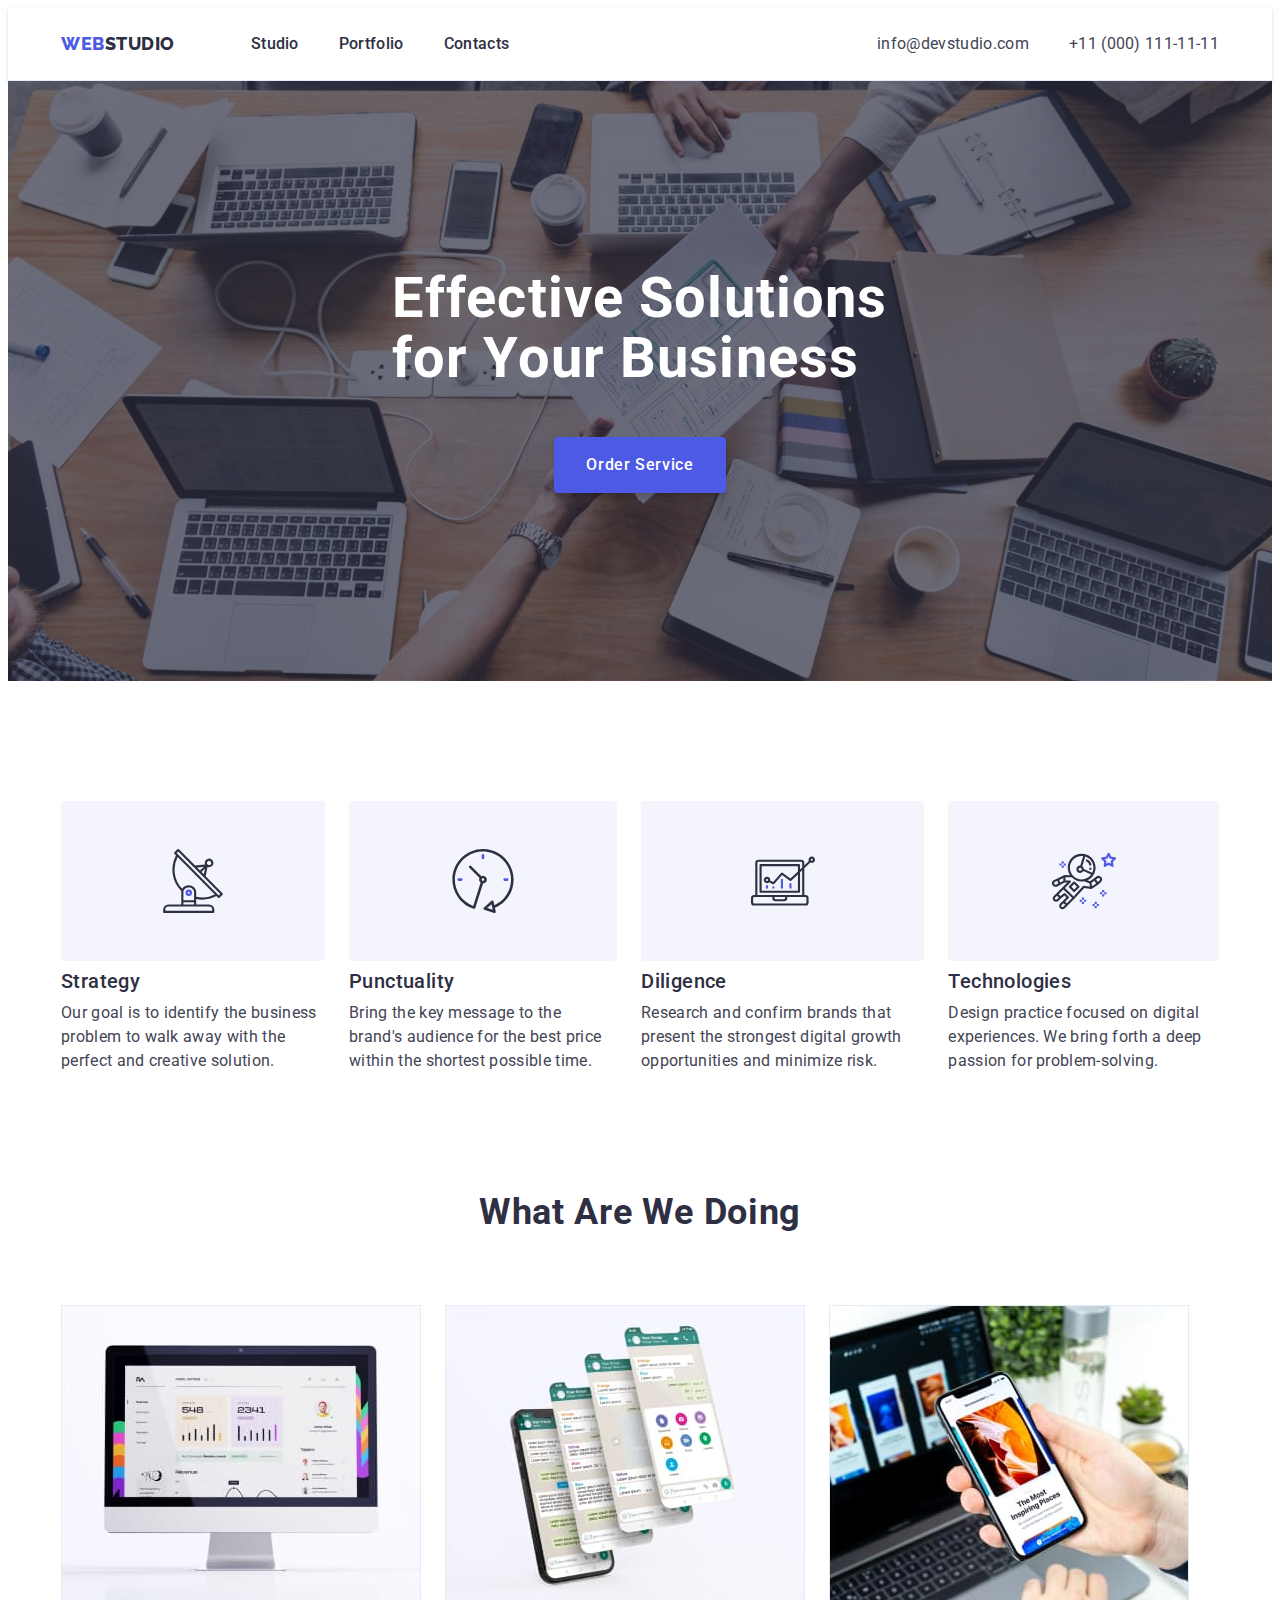
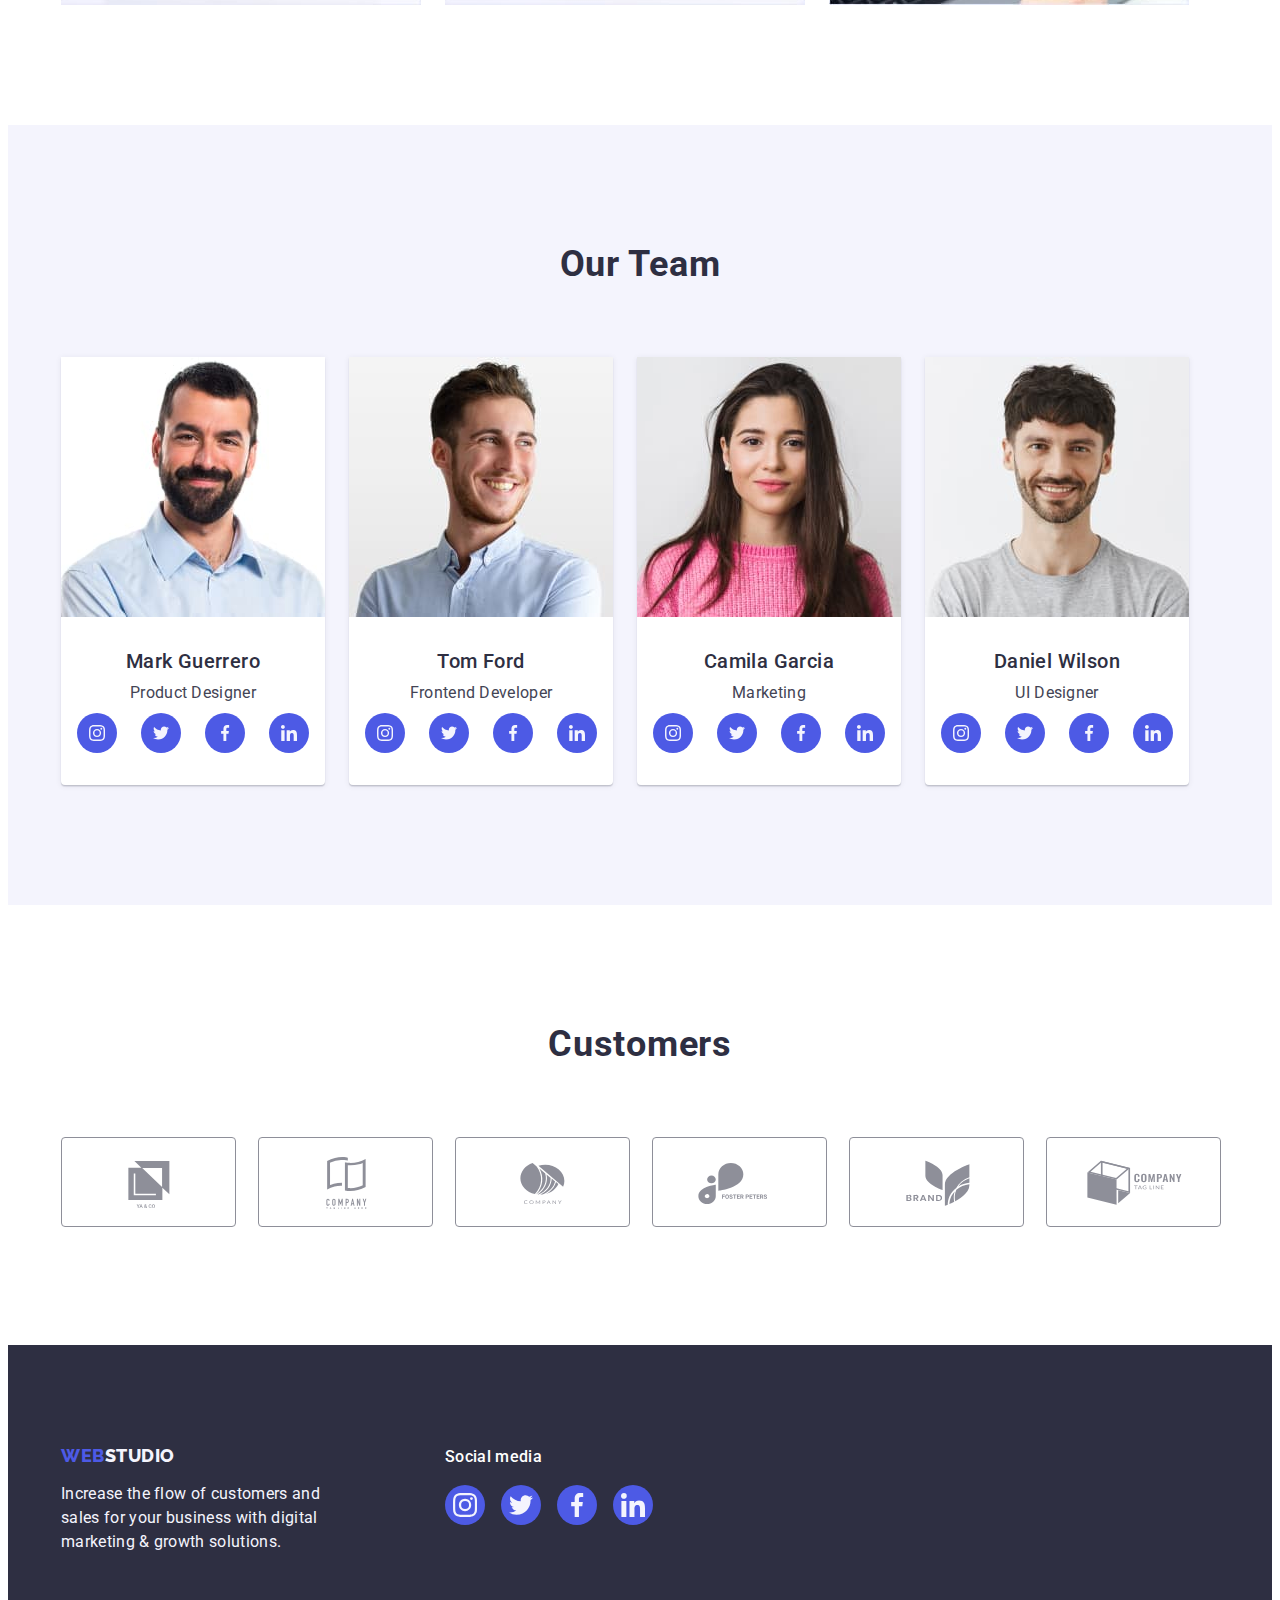
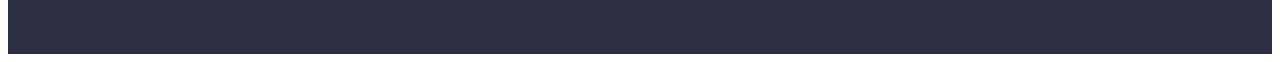
<file: index.html>
<!DOCTYPE html>
<html lang="en">
  <head>
    <meta charset="UTF-8" />
    <meta http-equiv="X-UA-Compatible" content="IE=edge" />
    <meta name="viewport" content="width=device-width, initial-scale=1.0" />
    <title>Web Studio</title>
    <link rel="preconnect" href="https://fonts.googleapis.com" />
    <link rel="preconnect" href="https://fonts.gstatic.com" crossorigin />
    <link
      href="https://fonts.googleapis.com/css2?family=Raleway:wght@800&family=Roboto:wght@400;500;700;900&display=swap"
      rel="stylesheet"
    />
    <link
      rel="stylesheet"
      href="https://cdnjs.cloudflare.com/ajax/libs/modern-normalize/2.0.0/modern-normalize.min.css"
      integrity="sha512-4xo8blKMVCiXpTaLzQSLSw3KFOVPWhm/TRtuPVc4WG6kUgjH6J03IBuG7JZPkcWMxJ5huwaBpOpnwYElP/m6wg=="
      crossorigin="anonymous"
      referrerpolicy="no-referrer"
    />
    <link rel="stylesheet" href="./css/style.css" />
  </head>
  <body>
    <header class="header">
      <div class="container wrapper space">
        <nav class="menu-nav">
          <a class="header_logo logo link" href="./index.html"
            >Web<span class="header_decor-logo">Studio</span></a
          >
          <ul class="menu list wrapper">
            <li><a class="menu_link link" href="./index.html">Studio</a></li>
            <li>
              <a class="menu_link link" href="./portfolio.html">Portfolio</a>
            </li>
            <li><a class="menu_link link" href="">Contacts</a></li>
          </ul>
        </nav>
        <address class="contacts">
          <ul class="list wrapper contacts-list">
            <li>
              <a class="contacts_link link" href="mailto:info@devstudio.com"
                >info@devstudio.com</a
              >
            </li>
            <li>
              <a class="contacts_link link" href="tel:+110001111111"
                >+11 (000) 111-11-11</a
              >
            </li>
          </ul>
        </address>
      </div>
    </header>
    <main>
      <section class="hero">
        <div class="container">
          <h1 class="hero_title">Effective Solutions for Your Business</h1>
          <button class="hero_btn" type="button">Order Service</button>
        </div>
      </section>
      <section class="advatages">
        <div class="container">
          <h2 hidden class="title">Advatages</h2>
          <ul class="advatages_list list wrapper">
            <li class="advatages_item">
              <div class="advatages_image">
                <svg width="64" height="64" class="advatages_image-svg">
                  <use href="./images/icons.svg#icon-antenna"></use>
                </svg>
              </div>
              <h3 class="advatages_subtitle subtitle">Strategy</h3>
              <p class="advatages_description">
                Our goal is to identify the business problem to walk away with
                the perfect and creative solution.
              </p>
            </li>
            <li class="advatages_item">
              <div class="advatages_image">
                <svg width="64" height="64" class="advatages_image-svg">
                  <use href="./images/icons.svg#icon-clock"></use>
                </svg>
              </div>
              <h3 class="advatages_subtitle subtitle">Punctuality</h3>
              <p class="advatages_description">
                Bring the key message to the brand's audience for the best price
                within the shortest possible time.
              </p>
            </li>
            <li class="advatages_item">
              <div class="advatages_image">
                <svg width="64" height="64" class="advatages_image-svg">
                  <use href="./images/icons.svg#icon-diagram"></use>
                </svg>
              </div>
              <h3 class="advatages_subtitle subtitle">Diligence</h3>
              <p class="advatages_description">
                Research and confirm brands that present the strongest digital
                growth opportunities and minimize risk.
              </p>
            </li>
            <li class="advatages_item">
              <div class="advatages_image">
                <svg width="64" height="64" class="advatages_image-svg">
                  <use href="./images/icons.svg#icon-astronaut"></use>
                </svg>
              </div>
              <h3 class="advatages_subtitle subtitle">Technologies</h3>
              <p class="advatages_description">
                Design practice focused on digital experiences. We bring forth a
                deep passion for problem-solving.
              </p>
            </li>
          </ul>
        </div>
      </section>
      <section class="our-job">
        <div class="container">
          <h2 class="our-job_title title">What are we doing</h2>
          <ul class="our-job_list list wrapper">
            <li class="our-job_item">
              <img src="./images/img1.jpg" alt="computer" width="360" />
            </li>
            <li class="our-job_item">
              <img src="./images/img2.jpg" alt="app" width="360" />
            </li>
            <li class="our-job_item">
              <img src="./images/img3.jpg" alt="laptop and phone" width="360" />
            </li>
          </ul>
        </div>
      </section>
      <section class="team">
        <div class="container">
          <h2 class="team_title title">Our Team</h2>
          <ul class="team_list list wrapper">
            <li class="team_item">
              <img
                src="./images/team-img1.jpg"
                alt="team person 1"
                width="264"
              />
              <div class="wrap-content">
                <h3 class="team_name subtitle">Mark Guerrero</h3>
                <p class="team_role">Product Designer</p>
                <ul class="team_social list">
                  <li class="team-social-item">
                    <a
                      class="team_social-link social-link link"
                      href="https://www.instagram.com/"
                    >
                      <svg width="16" height="16" class="team_social-icon">
                        <use
                          href="./images/icons.svg#icon-instagram"
                        ></use></svg
                    ></a>
                  </li>
                  <li class="team-social-item">
                    <a
                      class="team_social-link social-link link"
                      href="https://twitter.com/"
                    >
                      <svg width="16" height="16" class="team_social-icon">
                        <use href="./images/icons.svg#icon-twitter"></use></svg
                    ></a>
                  </li>
                  <li class="team-social-item">
                    <a
                      class="team_social-link social-link link"
                      href="https://www.facebook.com/"
                    >
                      <svg width="16" height="16" class="team_social-icon">
                        <use href="./images/icons.svg#icon-facebook"></use>
                      </svg>
                    </a>
                  </li>
                  <li class="team-social-item">
                    <a
                      class="team_social-link social-link link"
                      href="https://www.linkedin.com/"
                    >
                      <svg width="16" height="16" class="team_social-icon">
                        <use href="./images/icons.svg#icon-linkedin"></use></svg
                    ></a>
                  </li>
                </ul>
              </div>
            </li>
            <li class="team_item">
              <img
                src="./images/team-img2.jpg"
                alt="team person 2"
                width="264"
              />
              <div class="wrap-content">
                <h3 class="team_name subtitle">Tom Ford</h3>
                <p class="team_role">Frontend Developer</p>

                <ul class="team_social list">
                  <li class="team-social-item">
                    <a
                      class="team_social-link social-link link"
                      href="https://www.instagram.com/"
                    >
                      <svg width="16" height="16" class="team_social-icon">
                        <use
                          href="./images/icons.svg#icon-instagram"
                        ></use></svg
                    ></a>
                  </li>
                  <li class="team-social-item">
                    <a
                      class="team_social-link social-link link"
                      href="https://twitter.com/"
                    >
                      <svg width="16" height="16" class="team_social-icon">
                        <use href="./images/icons.svg#icon-twitter"></use></svg
                    ></a>
                  </li>
                  <li class="team-social-item">
                    <a
                      class="team_social-link social-link link"
                      href="https://www.facebook.com/"
                    >
                      <svg width="16" height="16" class="team_social-icon">
                        <use href="./images/icons.svg#icon-facebook"></use>
                      </svg>
                    </a>
                  </li>
                  <li class="team-social-item">
                    <a
                      class="team_social-link social-link link"
                      href="https://www.linkedin.com/"
                    >
                      <svg width="16" height="16" class="team_social-icon">
                        <use href="./images/icons.svg#icon-linkedin"></use></svg
                    ></a>
                  </li>
                </ul>
              </div>
            </li>
            <li class="team_item">
              <img
                src="./images/team-img3.jpg"
                alt="team person 3"
                width="264"
              />
              <div class="wrap-content">
                <h3 class="team_name subtitle">Camila Garcia</h3>
                <p class="team_role">Marketing</p>
                <ul class="team_social list">
                  <li class="team-social-item">
                    <a
                      class="team_social-link social-link link"
                      href="https://www.instagram.com/"
                    >
                      <svg width="16" height="16" class="team_social-icon">
                        <use
                          xlink:href="./images/icons.svg#icon-instagram"
                        ></use></svg
                    ></a>
                  </li>
                  <li class="team-social-item">
                    <a
                      class="team_social-link social-link link"
                      href="https://twitter.com/"
                    >
                      <svg width="16" height="16" class="team_social-icon">
                        <use
                          xlink:href="./images/icons.svg#icon-twitter"
                        ></use></svg
                    ></a>
                  </li>
                  <li class="team-social-item">
                    <a
                      class="team_social-link social-link link"
                      href="https://www.facebook.com/"
                    >
                      <svg width="16" height="16" class="team_social-icon">
                        <use
                          xlink:href="./images/icons.svg#icon-facebook"
                        ></use>
                      </svg>
                    </a>
                  </li>
                  <li class="team-social-item">
                    <a
                      class="team_social-link social-link link"
                      href="https://www.linkedin.com/"
                    >
                      <svg width="16" height="16" class="team_social-icon">
                        <use
                          xlink:href="./images/icons.svg#icon-linkedin"
                        ></use></svg
                    ></a>
                  </li>
                </ul>
              </div>
            </li>
            <li class="team_item">
              <img
                src="./images/team-img4.jpg"
                alt="team person 4"
                width="264"
              />
              <div class="wrap-content">
                <h3 class="team_name subtitle">Daniel Wilson</h3>
                <p class="team_role">UI Designer</p>
                <ul class="team_social list">
                  <li class="team-social-item">
                    <a
                      class="team_social-link social-link link"
                      href="https://www.instagram.com/"
                    >
                      <svg width="16" height="16" class="team_social-icon">
                        <use
                          href="./images/icons.svg#icon-instagram"
                        ></use></svg
                    ></a>
                  </li>
                  <li class="team-social-item">
                    <a
                      class="team_social-link social-link link"
                      href="https://twitter.com/"
                    >
                      <svg width="16" height="16" class="team_social-icon">
                        <use href="./images/icons.svg#icon-twitter"></use></svg
                    ></a>
                  </li>
                  <li class="team-social-item">
                    <a
                      class="team_social-link social-link link"
                      href="https://www.facebook.com/"
                    >
                      <svg width="16" height="16" class="team_social-icon">
                        <use href="./images/icons.svg#icon-facebook"></use>
                      </svg>
                    </a>
                  </li>
                  <li class="team-social-item">
                    <a
                      class="team_social-link social-link link"
                      href="https://www.linkedin.com/"
                    >
                      <svg width="16" height="16" class="team_social-icon">
                        <use href="./images/icons.svg#icon-linkedin"></use></svg
                    ></a>
                  </li>
                </ul>
              </div>
            </li>
          </ul>
        </div>
      </section>
      <section class="customers">
        <div class="container">
          <h2 class="customers_title title">Customers</h2>
          <ul class="customers_logo list">
            <li class="customers_logo-item">
              <a class="customers_link link" href="">
                <svg width="104" height="56" class="customers_logo-svg">
                  <use href="./images/icons.svg#icon-logo-ya-co"></use>
                </svg>
              </a>
            </li>
            <li class="customers_logo-item">
              <a class="customers_link link" href="">
                <svg width="104" height="56" class="customers_logo-svg">
                  <use href="./images/icons.svg#icon-logo-company"></use>
                </svg>
              </a>
            </li>
            <li class="customers_logo-item">
              <a class="customers_link link" href="">
                <svg width="104" height="56" class="customers_logo-svg">
                  <use href="./images/icons.svg#icon-logo-second-company"></use>
                </svg>
              </a>
            </li>
            <li class="customers_logo-item">
              <a class="customers_link link" href="">
                <svg width="104" height="56" class="customers_logo-svg">
                  <use href="./images/icons.svg#icon-logo-foster"></use>
                </svg>
              </a>
            </li>
            <li class="customers_logo-item">
              <a class="customers_link link" href="">
                <svg width="104" height="56" class="customers_logo-svg">
                  <use href="./images/icons.svg#icon-logo-brand"></use></svg
              ></a>
            </li>
            <li class="customers_logo-item">
              <a class="customers_link link" href="">
                <svg width="104" height="56" class="customers_logo-svg">
                  <use href="./images/icons.svg#icon-logo-tag-line"></use>
                </svg>
              </a>
            </li>
          </ul>
        </div>
      </section>
    </main>
    <footer class="footer">
      <div class="container wrapper footer-wrapper">
        <div class="footer_content">
          <a class="footer_logo logo link" href="./index.html"
            >Web<span class="logo_decor">Studio</span></a
          >
          <p class="footer_description">
            Increase the flow of customers and sales for your business with
            digital marketing & growth solutions.
          </p>
        </div>
        <div class="footer_social-media">
          <p class="footer_social-media-title">Social media</p>
          <ul class="footer_social list">
            <li class="footer_social-item">
              <a
                class="footer_social-link social-link link"
                href="https://www.instagram.com/"
              >
                <svg width="24" height="24" class="footer_social-icon">
                  <use href="./images/icons.svg#icon-instagram"></use></svg
              ></a>
            </li>
            <li class="footer_social-item">
              <a
                class="footer_social-link social-link link"
                href="https://twitter.com/"
              >
                <svg width="24" height="24" class="footer_social-icon">
                  <use href="./images/icons.svg#icon-twitter"></use></svg
              ></a>
            </li>
            <li class="footer_social-item">
              <a
                class="footer_social-link social-link link"
                href="https://www.facebook.com/"
              >
                <svg width="24" height="24" class="footer_social-icon">
                  <use href="./images/icons.svg#icon-facebook"></use>
                </svg>
              </a>
            </li>
            <li class="footer_social-item">
              <a
                class="footer_social-link social-link link"
                href="https://www.linkedin.com/"
              >
                <svg width="24" height="24" class="footer_social-icon">
                  <use href="./images/icons.svg#icon-linkedin"></use></svg
              ></a>
            </li>
          </ul>
        </div>
      </div>
    </footer>
  </body>
</html>
</file>
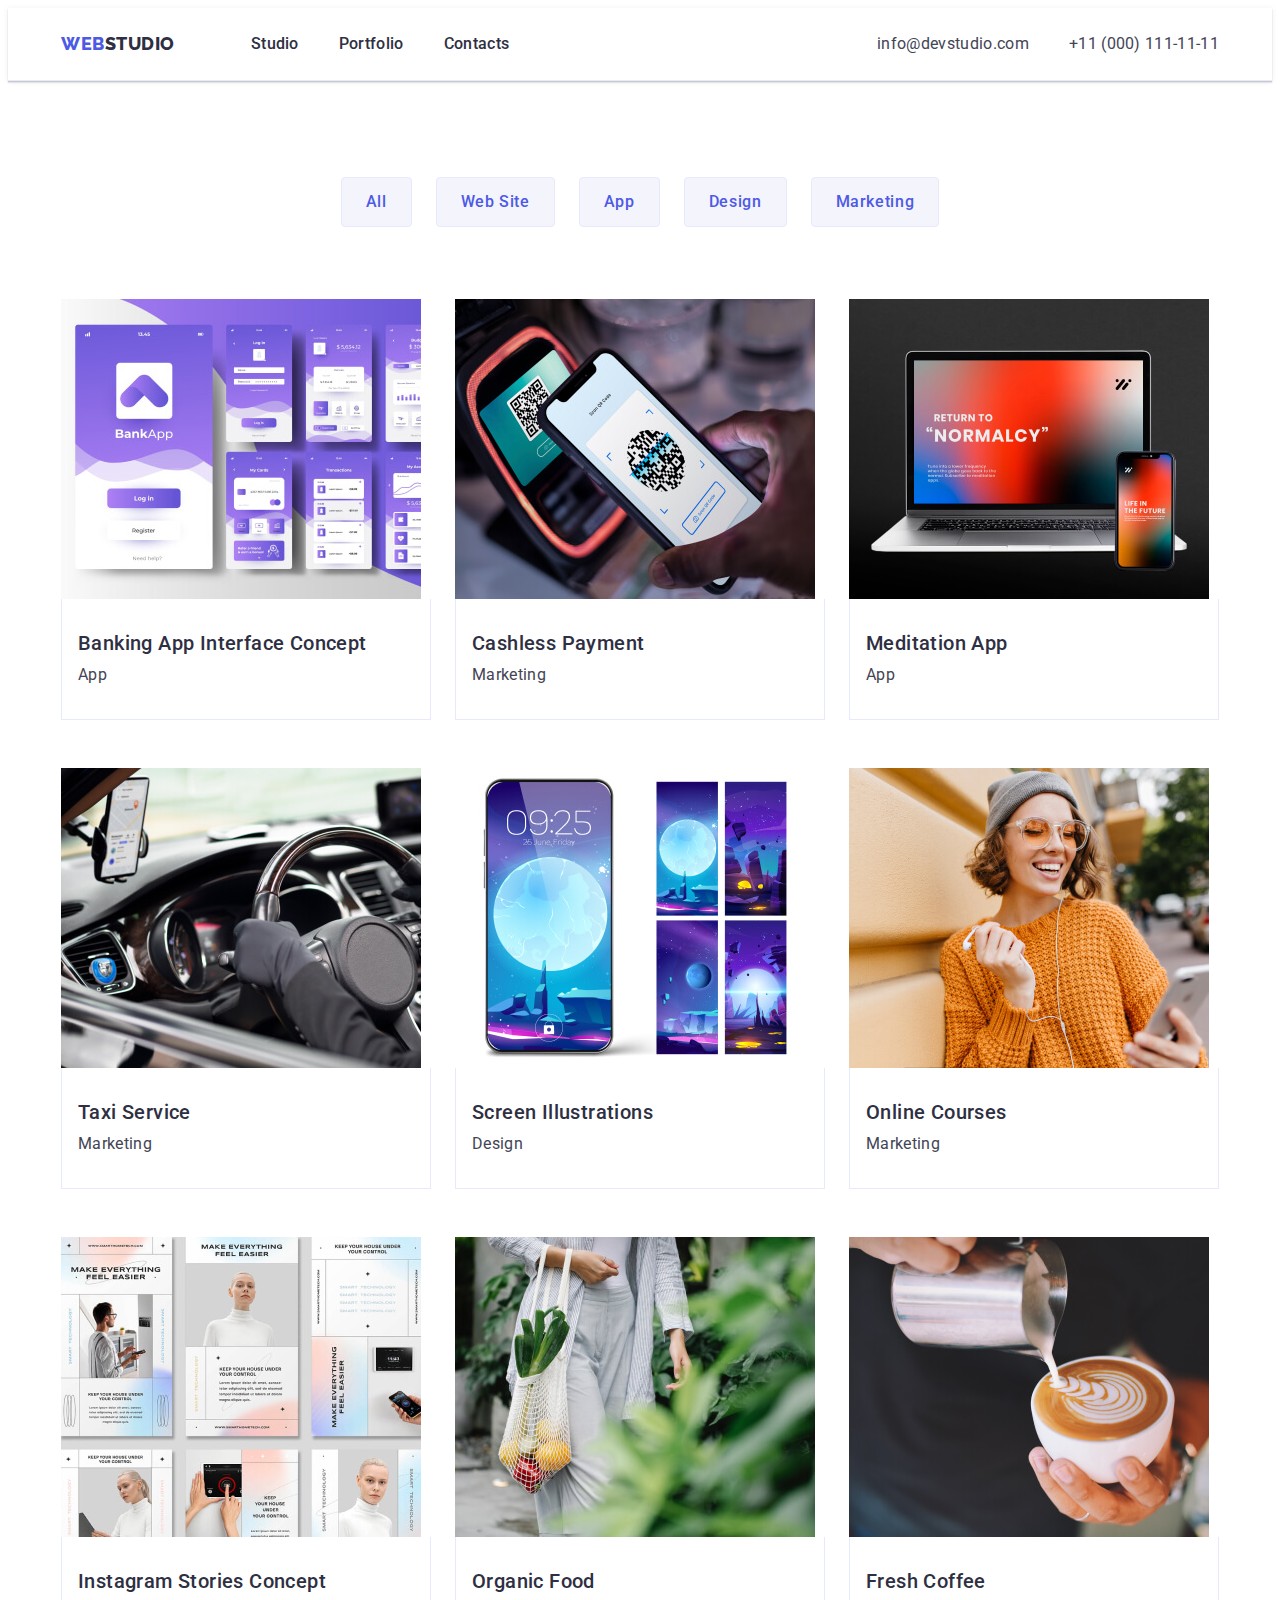
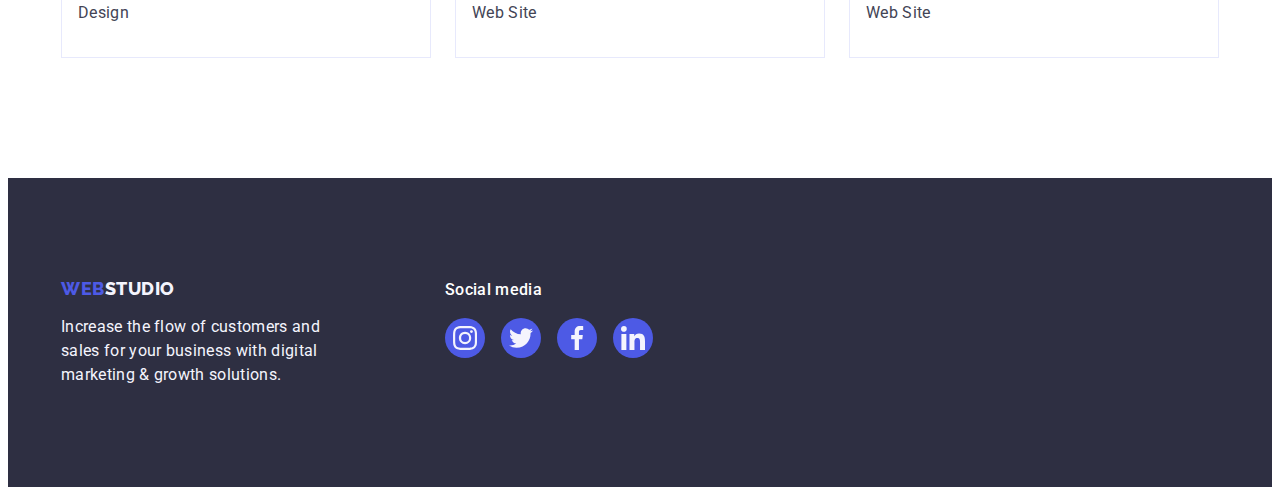
<file: portfolio.html>
<!DOCTYPE html>
<html lang="en">
  <head>
    <meta charset="UTF-8" />
    <meta http-equiv="X-UA-Compatible" content="IE=edge" />
    <meta name="viewport" content="width=device-width, initial-scale=1.0" />
    <title>Web Studio</title>
    <link rel="preconnect" href="https://fonts.googleapis.com" />
    <link rel="preconnect" href="https://fonts.gstatic.com" crossorigin />
    <link
      href="https://fonts.googleapis.com/css2?family=Raleway:wght@800&family=Roboto:wght@400;500;700;900&display=swap"
      rel="stylesheet"
    />
    <link
      rel="stylesheet"
      href="https://cdnjs.cloudflare.com/ajax/libs/modern-normalize/2.0.0/modern-normalize.min.css"
      integrity="sha512-4xo8blKMVCiXpTaLzQSLSw3KFOVPWhm/TRtuPVc4WG6kUgjH6J03IBuG7JZPkcWMxJ5huwaBpOpnwYElP/m6wg=="
      crossorigin="anonymous"
      referrerpolicy="no-referrer"
    />
    <link rel="stylesheet" href="./css/style.css" />
  </head>
  <body>
    <header class="header">
      <div class="container wrapper space">
        <nav class="menu-nav">
          <a class="header_logo logo link" href="./index.html"
            >Web<span class="header_decor-logo">Studio</span></a
          >
          <ul class="menu list wrapper">
            <li><a class="menu_link link" href="./index.html">Studio</a></li>
            <li>
              <a class="menu_link link" href="./portfolio.html">Portfolio</a>
            </li>
            <li><a class="menu_link link" href="">Contacts</a></li>
          </ul>
        </nav>
        <address class="contacts">
          <ul class="list wrapper contacts-list">
            <li>
              <a class="contacts_link link" href="mailto:info@devstudio.com"
                >info@devstudio.com</a
              >
            </li>
            <li>
              <a class="contacts_link link" href="tel:+110001111111"
                >+11 (000) 111-11-11</a
              >
            </li>
          </ul>
        </address>
      </div>
    </header>
    <main>
      <section class="projects">
        <div class="container">
          <h1 hidden>Our projects</h1>
          <ul class="navigation list wrapper">
            <li class="navigation_item">
              <button type="button" class="navigation_btn">All</button>
            </li>
            <li>
              <button type="button" class="navigation_btn">Web Site</button>
            </li>
            <li class="navigation_item">
              <button type="button" class="navigation_btn">App</button>
            </li>
            <li class="navigation_item">
              <button type="button" class="navigation_btn">Design</button>
            </li>
            <li class="navigation_item">
              <button type="button" class="navigation_btn">Marketing</button>
            </li>
          </ul>
          <ul class="projects_list list wrapper">
            <li class="projects_item">
              <a href="" class="projects-link link">
                <img src="./images/portfolio/img-1.jpg" alt="banking app" />
                <div class="wrap-content border">
                  <h2 class="projects_title">Banking App Interface Concept</h2>
                  <p class="projects_category">App</p>
                </div>
              </a>
            </li>
            <li class="projects_item">
              <a href="" class="projects-link link">
                <img src="./images/portfolio/img-2.jpg" alt="payment" />
                <div class="wrap-content border">
                  <h2 class="projects_title">Cashless Payment</h2>
                  <p class="projects_category">Marketing</p>
                </div>
              </a>
            </li>
            <li class="projects_item">
              <a href="" class="projects-link link">
                <img
                  src="./images/portfolio/img-3.jpg"
                  alt="app on laptop an phone"
                />
                <div class="wrap-content border">
                  <h2 class="projects_title">Meditation App</h2>
                  <p class="projects_category">App</p>
                </div>
              </a>
            </li>
            <li class="projects_item">
              <a href="" class="projects-link link">
                <img src="./images/portfolio/img-4.jpg" alt="car driver" />
                <div class="wrap-content border">
                  <h2 class="projects_title">Taxi Service</h2>
                  <p class="projects_category">Marketing</p>
                </div>
              </a>
            </li>
            <li class="projects_item">
              <a href="" class="projects-link link">
                <img src="./images/portfolio/img-5.jpg" alt="screen phone" />
                <div class="wrap-content border">
                  <h2 class="projects_title">Screen Illustrations</h2>
                  <p class="projects_category">Design</p>
                </div>
              </a>
            </li>
            <li class="projects_item">
              <a href="" class="projects-link link">
                <img
                  src="./images/portfolio/img-6.jpg"
                  alt="happy smile women"
                />
                <div class="wrap-content border">
                  <h2 class="projects_title">Online Courses</h2>
                  <p class="projects_category">Marketing</p>
                </div>
              </a>
            </li>
            <li class="projects_item">
              <a href="" class="projects-link link">
                <img
                  src="./images/portfolio/img-7.jpg"
                  alt="instagram stories"
                />
                <div class="wrap-content border">
                  <h2 class="projects_title">Instagram Stories Concept</h2>
                  <p class="projects_category">Design</p>
                </div>
              </a>
            </li>
            <li class="projects_item">
              <a href="" class="projects-link link">
                <img
                  src="./images/portfolio/img-8.jpg"
                  alt="women with shopper"
                />
                <div class="wrap-content border">
                  <h2 class="projects_title">Organic Food</h2>
                  <p class="projects_category">Web Site</p>
                </div>
              </a>
            </li>
            <li class="projects_item">
              <a href="" class="projects-link link">
                <img src="./images/portfolio/img-9.jpg" alt="making coffee" />
                <div class="wrap-content border">
                  <h2 class="projects_title">Fresh Coffee</h2>
                  <p class="projects_category">Web Site</p>
                </div>
              </a>
            </li>
          </ul>
        </div>
      </section>
    </main>
    <footer class="footer">
      <div class="container wrapper footer-wrapper">
        <div class="footer_content">
          <a class="footer_logo logo link" href="./index.html"
            >Web<span class="logo_decor">Studio</span></a
          >
          <p class="footer_description">
            Increase the flow of customers and sales for your business with
            digital marketing & growth solutions.
          </p>
        </div>
        <div class="footer_social-media">
          <p class="footer_social-media-title">Social media</p>
          <ul class="footer_social list">
            <li class="footer_social-item">
              <a
                class="footer_social-link social-link link"
                href="https://www.instagram.com/"
              >
                <svg width="24" height="24" class="footer_social-icon">
                  <use href="./images/icons.svg#icon-instagram"></use></svg
              ></a>
            </li>
            <li class="footer_social-item">
              <a
                class="footer_social-link social-link link"
                href="https://twitter.com/"
              >
                <svg width="24" height="24" class="footer_social-icon">
                  <use href="./images/icons.svg#icon-twitter"></use></svg
              ></a>
            </li>
            <li class="footer_social-item">
              <a
                class="footer_social-link social-link link"
                href="https://www.facebook.com/"
              >
                <svg width="24" height="24" class="footer_social-icon">
                  <use href="./images/icons.svg#icon-facebook"></use>
                </svg>
              </a>
            </li>
            <li class="footer_social-item">
              <a
                class="footer_social-link social-link link"
                href="https://www.linkedin.com/"
              >
                <svg width="24" height="24" class="footer_social-icon">
                  <use href="./images/icons.svg#icon-linkedin"></use></svg
              ></a>
            </li>
          </ul>
        </div>
      </div>
    </footer>
  </body>
</html>
</file>
<file: css/style.css>
:root {
    /* COLORS */
    --main-color: #434455;
    --dark-grey:#2E2F42;
    --blue:#4D5AE5;
    --bg-grey:#F4F4FD;
    --white:#FFFFFF;
    --black:#000000;
    --green:#31D0AA;
    --hover:#404BBF;
    --border:#E7E9FC;
    --custom-border:#8E8F99;

    /* FONT-FAMILY */
    --roboto:'Roboto', sans-serif;
    --ralewey:'Raleway',sans-serif;
}

p,
h1,
h2,
h3,
h4,
h5,
h6 {
    margin: 0;
}

ul,
ol {
    margin: 0;
    padding: 0;
}

img {
    display: block;
}
/* DEFAULT */
.link{
    text-decoration: none;
}
.list{
    list-style: none;
}
.container{
    width: 1158px;
    padding: 0 15px;
    margin: 0 auto;
}
.wrapper{
    display: flex;

}
.wrapper.space{
    justify-content: space-between;
}
/* DEFAULT */

body{
    background-color:var(--white);
    color: var(--main-color);
    font-family:var(--roboto) ;
    font-size: 16px;
    line-height: 1.5;
    letter-spacing: 0.02em;
}
.header{
    border-bottom: 1px solid #E7E9FC;
    padding: 24px 0;
    box-shadow: 0px 2px 1px rgba(46, 47, 66, 0.08), 0px 1px 1px rgba(46, 47, 66, 0.16), 0px 1px 6px rgba(46, 47, 66, 0.08);
}
.menu-nav{
    display: flex;
    align-items: center;

}
.logo{
    font-family: var(--ralewey);
    font-weight: 800;
    font-size: 18px;
    line-height: 1.17;
    color: var(--blue);
    letter-spacing: 0.03em;
    text-transform: uppercase;
}
.header_logo{
    margin-right: 76px;
}
.header_decor-logo{
    color:var(--dark-grey)
}
.menu{
    display: flex;
    gap: 40px;
}
.menu_link{
    font-weight: 500;
    font-size: 16px;
    line-height: 1.5;
    letter-spacing: 0.02em;
    color: var(--dark-grey);
    padding: 24px 0;

}
.menu_link:hover,
.menu_link:focus{
    color: var(--hover);
}
.contacts{
    font-style: normal;
}
.contacts-list{
    display: flex;
    gap: 40px;
}
.contacts_link{
    color: var(--main-color);
}
.contacts a:hover,
.contacts a:focus{
        color: var(--hover);
}
.hero{
    max-width: 1440px;
    margin: 0 auto;
    background-color: var(--dark-grey);
    background-image:linear-gradient(rgba(46, 47, 66, 0.7), rgba(46, 47, 66, 0.7)),url(../images/people-office.jpg);
background-repeat: no-repeat;
background-position: center;
background-size: cover;
    padding: 188px 0;

}
.hero_title{
    max-width: 496px;
    font-weight: 700;
    font-size: 56px;
    line-height: 1.07;
    letter-spacing: 0.02em;
    color: var(--white);
     margin: 0 auto 48px auto;


}
.hero_btn{
    background-color: var(--blue);
    box-shadow: 0px 4px 4px rgba(0, 0, 0, 0.15);
    border-radius: 4px;
    border: none;
    color: var(--white);
    font-family: var(--roboto);
    font-weight: 500;
    font-size: 16px;
    line-height: 1.5;
    letter-spacing: 0.04em;
    cursor: pointer;
display: block;
    padding: 16px 32px;
    min-width: 169px;
        margin: 0 auto;
}
.hero_btn:hover,.hero_btn:focus{
    background-color: var(--hover);
}
.advatages{
 padding: 120px 0;
}
.advatages_list{
    gap: 24px;
}
.advatages_item{
    min-width:264px;
}
.advatages_image{
    display: flex;
    align-items: center;
    justify-content: center;
    height: 112px;
padding: 24px 100px;
background-color: var(--bg-grey);
border-radius: 4px;
margin-bottom: 8px;
}
/* .advatages_image-svg{
width: 64px;
height: 64px;
} */
.advatages_subtitle{
    margin-bottom: 8px;
}
.our-job{
    padding-bottom: 120px;
}
.our-job_list{
    gap: 24px;
}
.our-job_title{
    margin-bottom: 72px;
}
.subtitle{
color: var(--dark-grey);
font-weight: 500;
font-size: 20px;
line-height: 1.2;
letter-spacing: 0.02em;
}

.title{
    color: var(--dark-grey);
    font-weight: 700;
    font-size: 36px;
    line-height: 1.11;
    letter-spacing: 0.02em;
    text-align: center;
    text-transform: capitalize;
}
.team{
    background-color: var(--bg-grey);
    padding: 120px 0;
}
.team_list{
    gap: 24px;
}
.team_title{
    margin-bottom: 72px;
}
.wrap-content{
    padding: 32px 16px;
}
.wrap-content.border{
    border: 1px solid var(--border);
        border-top: transparent;
}
.team_item{
    background-color: var(--white);
    box-shadow: 0px 1px 6px rgba(46, 47, 66, 0.08), 0px 1px 1px rgba(46, 47, 66, 0.16), 0px 2px 1px rgba(46, 47, 66, 0.08);
        border-radius: 0px 0px 4px 4px;
}
.team_role{
    text-align: center;
    margin-bottom: 8px;
}
.team_name{
    text-align: center;
    margin-bottom: 8px;
}
.team_social{
    display: flex;
    justify-content: center;
    align-items: center;
    gap: 24px;
}
.team-social-item{
    width: 40px;
    height: 40px;
}
.social-link{
width: 100%;
height: 100%;
        display: flex;
        align-items: center;
        justify-content: center;
    border-radius: 50%;
    background-color: var(--blue);
}
.team_social-link:hover,
.team_social-link:focus
{
    background-color:var(--hover) ;
}


.team_social-icon{
    fill: var(--bg-grey);
    width: 16px;
    height: 16px;
}
.customers{
    padding: 120px 0;
}
.customers_title{
    margin-bottom: 72px;
}
.customers_logo{
    display: flex;
    gap:24px;
    align-items: center;
}
.customers_logo-item{
    width: calc((100% - 120px) / 6);
    height: 88px;
    /* padding: 16px 32px;
    background: var(--white);
    border: 1px solid  var(--custom-border);
    border-radius: 4px; */
}
.customers_link{
    width: 100%;
    height: 100%;
    border: 1px solid var(--custom-border);
        border-radius: 4px;
 display: flex;
 align-items: center;
 justify-content: center;
 color: var(--custom-border);
}
.customers_link:hover,
.customers_link:focus{
    border-color:var(--hover);
        color: var(--hover);
}
.customers_logo-svg{
    fill:currentColor;
}

/* .customers_logo-svg{
    width: 104px;
    height: 56px;
} */
.footer{
    background-color: var(--dark-grey);
    padding: 100px 0;
}
.footer_logo{
    display: inline-block;
    margin-bottom: 16px;
}
.footer_content{
    margin-right: 120px
}
.logo_decor{
    color: var(--bg-grey);
}
.footer_description{
    color: var(--bg-grey);
    max-width: 264px;
}
/* .footer_social-media{
        margin-left: 120px;
} */
.footer-wrapper{
    align-items: baseline;
}
.footer_social-media-title{
    color: var(--white);
    font-weight: 500;
    font-size: 16px;
    letter-spacing: 0.02em;
    line-height: 1.5em;
    margin-bottom: 16px;
}
.footer_social{
    display: flex;
    gap: 16px;
}
.footer_social-item{
width: 40px;
height: 40px;
}
.footer_social-link{
    width: 100%;
    height: 100%;
}
.footer_social-link:hover,
.footer_social-link:focus
{
    background-color:var(--green) ;
}
.footer_social-icon{
    fill: var(--bg-grey);
    /* width: 24px;
    height: 24px; */
}

/* PORTFOLIO */
.navigation{
    justify-content: center;
  gap: 24px;
  margin-bottom: 72px;
}
.navigation_btn{
    background-color: var(--bg-grey);
    border: 1px solid  var(--border);
    border-radius: 4px;
    color: var(--blue);
    font-weight: 500;
    cursor: pointer;
    font-family: var(--roboto);
    font-weight: 500;
    font-size: 16px;
    line-height: 1.5;
    letter-spacing: 0.04em;
    padding: 12px 24px
}
.navigation_btn:hover{
    background-color: var(--hover);
    color: var(--white);
    border: 1px solid transparent;
    box-shadow: 0px 3px 1px rgba(0, 0, 0, 0.1), 0px 2px 1px rgba(0, 0, 0, 0.08), 0px 2px 2px rgba(0, 0, 0, 0.12);
}
.navigation_btn:focus {
    background-color: var(--hover);
    border: 1px solid transparent;
    color: var(--white);
    box-shadow: 0px 3px 1px rgba(0, 0, 0, 0.1), 0px 2px 1px rgba(0, 0, 0, 0.08), 0px 2px 2px rgba(0, 0, 0, 0.12);
}
.projects{
    padding: 96px 0 120px 0;
}
.projects_list{
  flex-wrap: wrap;
gap: 48px;
column-gap: 24px;
}
.projects_item{
    background-color: var(--white);
    width: calc((100% - 48px) / 3);
}
.projects-link{
    display: block;
}
.projects_item:hover .projects-link
{
    box-shadow:0px 1px 6px rgba(46, 47, 66, 0.08),
        0px 1px 1px rgba(46, 47, 66, 0.16),
        0px 2px 1px rgba(46, 47, 66, 0.08);
}
.projects-link:focus {
        box-shadow: 0px 1px 6px rgba(46, 47, 66, 0.08),
                0px 1px 1px rgba(46, 47, 66, 0.16),
                0px 2px 1px rgba(46, 47, 66, 0.08);
}
.projects_title{
    color: var(--dark-grey);
    font-weight: 500;
    font-size: 20px;
    line-height: 1.2;
    letter-spacing: 0.02em;
    margin-bottom: 8px;
}
.projects_category{
    color: var(--main-color);
}
</file>
